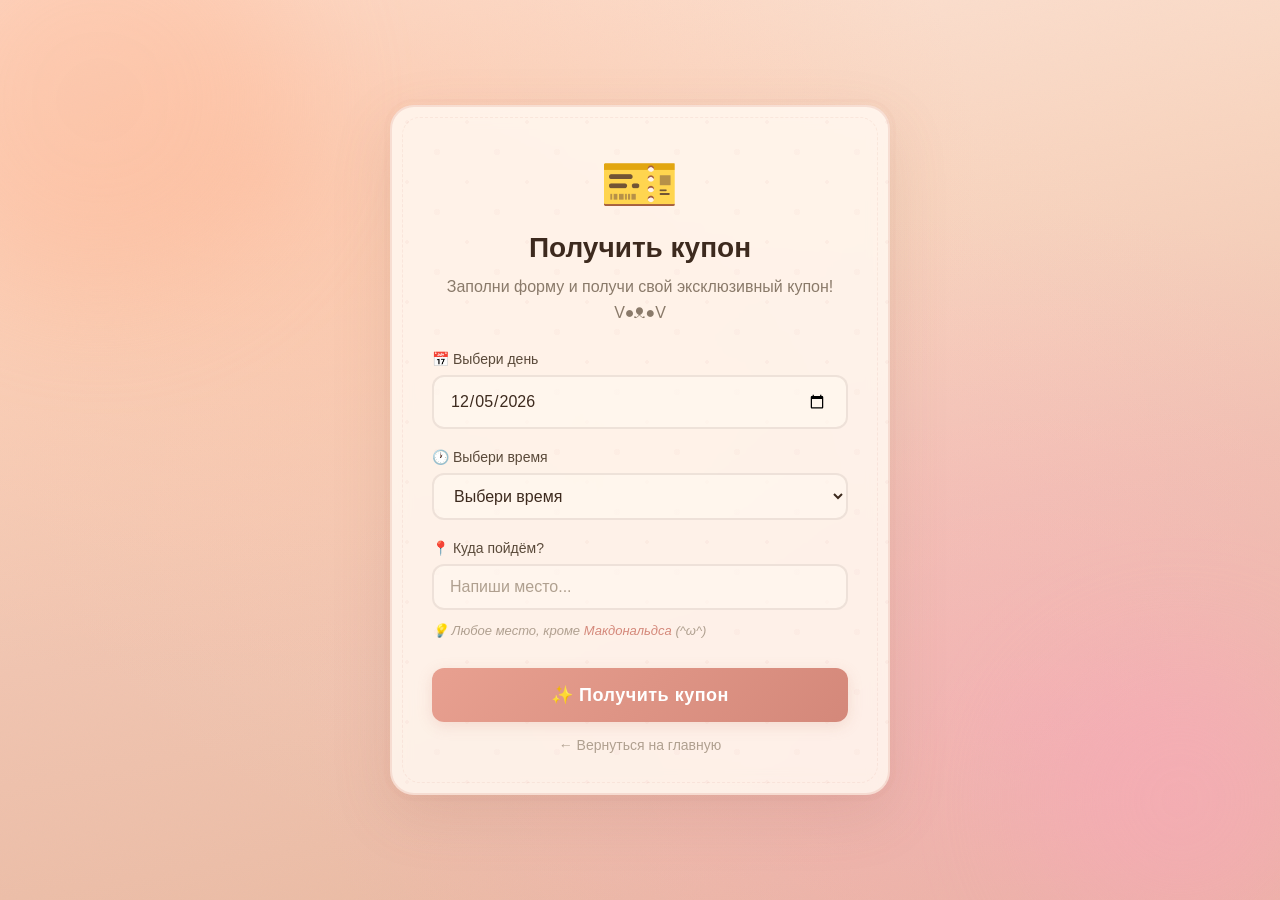
<file: templates/coupon_form.html>
<!DOCTYPE html>
<html lang="ru">
<head>
    <meta charset="UTF-8">
    <meta name="viewport" content="width=device-width, initial-scale=1.0">
    <title>🎫 Получить купон</title>
    <link rel="stylesheet" href="/static/css/style.css">
    <style>
        .coupon-form-container {
            max-width: 500px;
            margin: 0 auto;
        }

        .coupon-form-container .subtitle {
            text-align: center;
            color: #8a7a6a;
            font-size: 16px;
            margin-bottom: 25px;
        }

        .coupon-form-container .form-group select,
        .coupon-form-container .form-group input {
            padding: 12px 16px;
            border: 2px solid rgba(200, 180, 170, 0.3);
            border-radius: 12px;
            font-size: 16px;
            transition: all 0.3s ease;
            font-family: inherit;
            background: rgba(255, 248, 240, 0.6);
            color: #3d2a1e;
            width: 100%;
        }

        .coupon-form-container .form-group select:focus,
        .coupon-form-container .form-group input:focus {
            outline: none;
            border-color: #d4887a;
            box-shadow: 0 0 0 4px rgba(212, 136, 122, 0.1);
            background: rgba(255, 248, 240, 0.8);
        }

        .coupon-form-container .form-group select option {
            background: #fefaf5;
            color: #3d2a1e;
        }

        .coupon-form-container .btn-primary {
            margin-top: 10px;
        }

        .back-link {
            display: block;
            text-align: center;
            margin-top: 15px;
            color: #b0a090;
            text-decoration: none;
            font-size: 14px;
            transition: all 0.3s ease;
        }

        .back-link:hover {
            color: #d4887a;
        }

        .date-input-wrapper {
            position: relative;
        }

        .date-input-wrapper input[type="date"] {
            padding: 12px 16px;
            width: 100%;
            cursor: pointer;
        }

        .date-input-wrapper input[type="date"]::-webkit-calendar-picker-indicator {
            cursor: pointer;
            padding: 5px;
        }

        .place-hint {
            font-size: 13px;
            color: #b0a090;
            font-style: italic;
            margin-top: 5px;
        }

        .place-hint .highlight {
            color: #d4887a;
            font-weight: 500;
        }
    </style>
</head>
<body>
    <div class="light-spots">
        <div class="light-spot"></div>
        <div class="light-spot"></div>
        <div class="light-spot"></div>
    </div>

    <div class="container coupon-form-container">
        <div class="card register-card">
            <div class="header-icon">🎫</div>
            <h1>Получить купон</h1>
            <p class="subtitle">Заполни форму и получи свой эксклюзивный купон! V●ᴥ●V</p>
            
            <form action="/coupon-submit" method="POST" class="register-form">
                <div class="form-group">
                    <label for="date">📅 Выбери день</label>
                    <div class="date-input-wrapper">
                        <input type="date" id="date" name="date" required>
                    </div>
                </div>
                
                <div class="form-group">
                    <label for="time">🕐 Выбери время</label>
                    <select id="time" name="time" required>
                        <option value="">Выбери время</option>
                        <option value="10:00">10:00</option>
                        <option value="11:00">11:00</option>
                        <option value="12:00">12:00</option>
                        <option value="13:00">13:00</option>
                        <option value="14:00">14:00</option>
                        <option value="15:00">15:00</option>
                        <option value="16:00">16:00</option>
                        <option value="17:00">17:00</option>
                        <option value="18:00">18:00</option>
                        <option value="19:00">19:00</option>
                        <option value="20:00">20:00</option>
                    </select>
                </div>
                
                <div class="form-group">
                    <label for="place">📍 Куда пойдём?</label>
                    <input type="text" id="place" name="place" placeholder="Напиши место..." required>
                    <div class="place-hint">
                        💡 Любое место, кроме <span class="highlight">Макдональдса</span> (^ω^)
                    </div>
                </div>
                
                <button type="submit" class="btn btn-primary">
                    ✨ Получить купон
                </button>
            </form>
            
            <a href="/dashboard" class="back-link">← Вернуться на главную</a>
        </div>
    </div>

    <script>
        document.addEventListener('DOMContentLoaded', function() {
            const dateInput = document.getElementById('date');
            const today = new Date();
            const dd = String(today.getDate()).padStart(2, '0');
            const mm = String(today.getMonth() + 1).padStart(2, '0');
            const yyyy = today.getFullYear();
            dateInput.min = yyyy + '-' + mm + '-' + dd;
            
            const tomorrow = new Date(today);
            tomorrow.setDate(tomorrow.getDate() + 1);
            const tdd = String(tomorrow.getDate()).padStart(2, '0');
            const tmm = String(tomorrow.getMonth() + 1).padStart(2, '0');
            const tyyyy = tomorrow.getFullYear();
            dateInput.value = tyyyy + '-' + tmm + '-' + tdd;
        });

        // Проверка на Макдональдс
        document.querySelector('form').addEventListener('submit', function(e) {
            const place = document.getElementById('place').value.trim().toLowerCase();
            if (place.includes('макдональдс') || place.includes('мак') || place.includes('mcdonald')) {
                e.preventDefault();
                alert('❌ Макдональдс — не вариант! Выбери что-то более романтичное 😉');
                document.getElementById('place').value = '';
                document.getElementById('place').focus();
            }
        });
    </script>

    <script src="/static/js/cursor.js"></script>
</body>
</html>
</file>
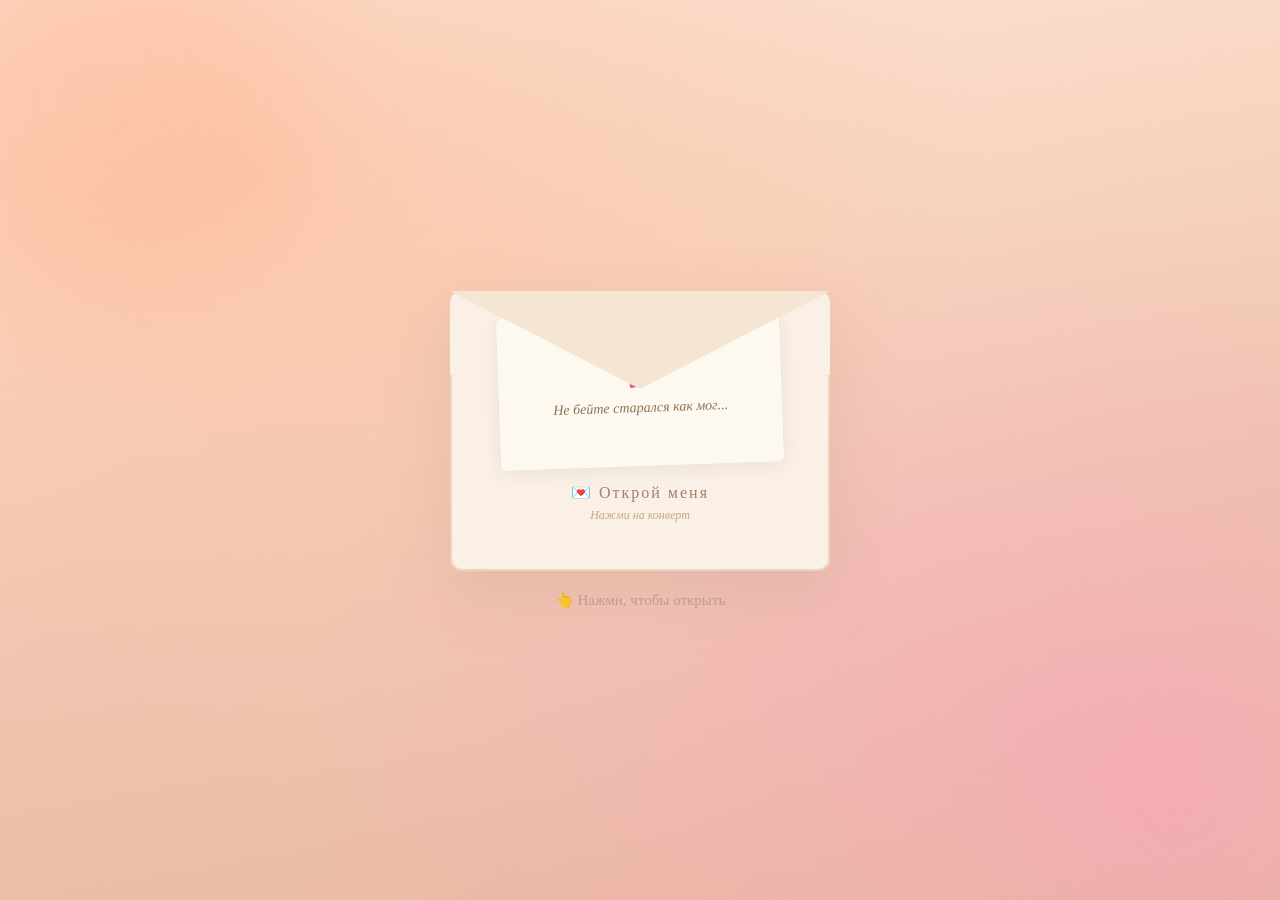
<file: templates/letter.html>
<!DOCTYPE html>
<html lang="ru">
<head>
    <meta charset="UTF-8">
    <meta name="viewport" content="width=device-width, initial-scale=1.0">
    <title>💌 Письмо для Саши</title>
    <link rel="stylesheet" href="/static/css/style.css">
    <style>
        body {
            background: linear-gradient(135deg, #fce4ec 0%, #f3e5f5 40%, #e8eaf6 100%);
            min-height: 100vh;
            display: flex;
            align-items: center;
            justify-content: center;
            margin: 0;
            padding: 20px;
            font-family: 'Georgia', serif;
        }

        .envelope-wrapper {
            width: 100%;
            max-width: 400px;
            display: flex;
            flex-direction: column;
            align-items: center;
        }

        .envelope-container {
            perspective: 1000px;
            cursor: pointer;
            animation: float 3s ease-in-out infinite;
            width: 100%;
            max-width: 380px;
        }

        @keyframes float {
            0%, 100% { transform: translateY(0px); }
            50% { transform: translateY(-10px); }
        }

        .envelope {
            width: 100%;
            aspect-ratio: 380/280;
            position: relative;
            background: #faf0e6;
            border-radius: 12px;
            box-shadow: 0 20px 60px rgba(180, 150, 130, 0.25);
            transition: all 0.6s cubic-bezier(0.68, -0.55, 0.265, 1.55);
        }

        .envelope:hover {
            transform: scale(1.02);
            box-shadow: 0 30px 80px rgba(180, 150, 130, 0.35);
        }

        .envelope-flap {
            position: absolute;
            top: 0;
            left: 0;
            width: 100%;
            height: 50%;
            background: #f5e6d3;
            clip-path: polygon(0 0, 50% 70%, 100% 0);
            border-bottom: 2px solid #e8d5c0;
            z-index: 3;
            transition: all 0.8s ease;
            transform-origin: top;
        }

        .envelope-flap.open {
            transform: rotateX(180deg);
        }

        .envelope-body {
            position: absolute;
            bottom: 0;
            left: 0;
            width: 100%;
            height: 70%;
            background: #faf0e6;
            border-radius: 0 0 12px 12px;
            border: 2px solid #e8d5c0;
            border-top: none;
            display: flex;
            align-items: center;
            justify-content: center;
            flex-direction: column;
            z-index: 1;
        }

        .envelope-body .letter-icon {
            font-size: 48px;
            margin-bottom: 8px;
            animation: pulse 2s ease-in-out infinite;
        }

        @keyframes pulse {
            0%, 100% { transform: scale(1); }
            50% { transform: scale(1.08); }
        }

        .envelope-body h2 {
            color: #a0826a;
            font-size: 16px;
            margin: 0;
            font-weight: 400;
            letter-spacing: 2px;
        }

        .envelope-body p {
            color: #c4a88a;
            font-size: 12px;
            margin: 4px 0 0 0;
            font-style: italic;
        }

        .letter-note {
            position: absolute;
            top: 8%;
            left: 50%;
            transform: translateX(-50%) rotate(-2deg);
            width: 75%;
            height: 55%;
            background: #fef9f0;
            border-radius: 6px;
            box-shadow: 0 4px 20px rgba(0,0,0,0.06);
            z-index: 2;
            display: flex;
            align-items: center;
            justify-content: center;
            padding: 15px;
            text-align: center;
            border: 1px solid #f0e6d8;
            transition: all 0.3s ease;
        }

        .letter-note.hide {
            opacity: 0;
            transform: translateX(-50%) scale(0.8);
        }

        .letter-note .note-content {
            font-size: 14px;
            color: #8b7355;
            line-height: 1.6;
            font-family: 'Georgia', serif;
            font-style: italic;
        }

        .letter-note .note-content .heart-icon {
            font-size: 20px;
            display: block;
            margin-bottom: 4px;
        }

        .click-hint {
            text-align: center;
            margin-top: 20px;
            color: #b8a090;
            font-size: 15px;
            animation: fadeInOut 2s ease-in-out infinite;
            font-family: 'Georgia', serif;
        }

        @keyframes fadeInOut {
            0%, 100% { opacity: 0.6; }
            50% { opacity: 1; }
        }

        .click-hint .arrow {
            display: inline-block;
            animation: bounce-arrow 1.5s ease-in-out infinite;
        }

        @keyframes bounce-arrow {
            0%, 100% { transform: translateY(0); }
            50% { transform: translateY(5px); }
        }

        @media (max-width: 480px) {
            .envelope-container {
                max-width: 320px;
            }
            
            .envelope-body .letter-icon {
                font-size: 36px;
            }
            
            .envelope-body h2 {
                font-size: 14px;
            }
            
            .letter-note .note-content {
                font-size: 12px;
            }
            
            .envelope-body p {
                font-size: 11px;
            }
        }

        @media (max-width: 380px) {
            .envelope-container {
                max-width: 280px;
            }
            
            .envelope-body .letter-icon {
                font-size: 30px;
            }
            
            .envelope-body h2 {
                font-size: 12px;
            }
            
            .letter-note .note-content {
                font-size: 11px;
            }
        }
    </style>
</head>
<body>
    <!-- Тёплые световые пятна -->
<div class="light-spots">
    <div class="light-spot"></div>
    <div class="light-spot"></div>
    <div class="light-spot"></div>
</div>

<div class="envelope-wrapper">
    <div class="envelope-container" onclick="openLetter()">
        <div class="envelope" id="envelope">
            <div class="envelope-flap" id="flap"></div>
            <div class="letter-note" id="note">
                <div class="note-content">
                    <span class="heart-icon">💕</span>
                    Не бейте старался как мог...
                </div>
            </div>
            <div class="envelope-body">
                <div class="letter-icon">✉️</div>
                <h2>💌 Открой меня</h2>
                <p>Нажми на конверт</p>
            </div>
        </div>
    </div>

    <div class="click-hint">
        <span class="arrow">👆</span> Нажми, чтобы открыть
    </div>
</div>

<script>
    let isOpening = false;
    
    function openLetter() {
        if (isOpening) return;
        isOpening = true;
        
        const flap = document.getElementById('flap');
        const note = document.getElementById('note');
        
        // Открываем клапан
        flap.classList.add('open');
        
        // Прячем записку
        note.classList.add('hide');
        
        // Ждём завершения анимации и переходим
        setTimeout(function() {
            window.location.href = '/open-letter';
        }, 800);
    }
</script>

<script src="/static/js/cursor.js"></script>
</body>
</html>
</file>
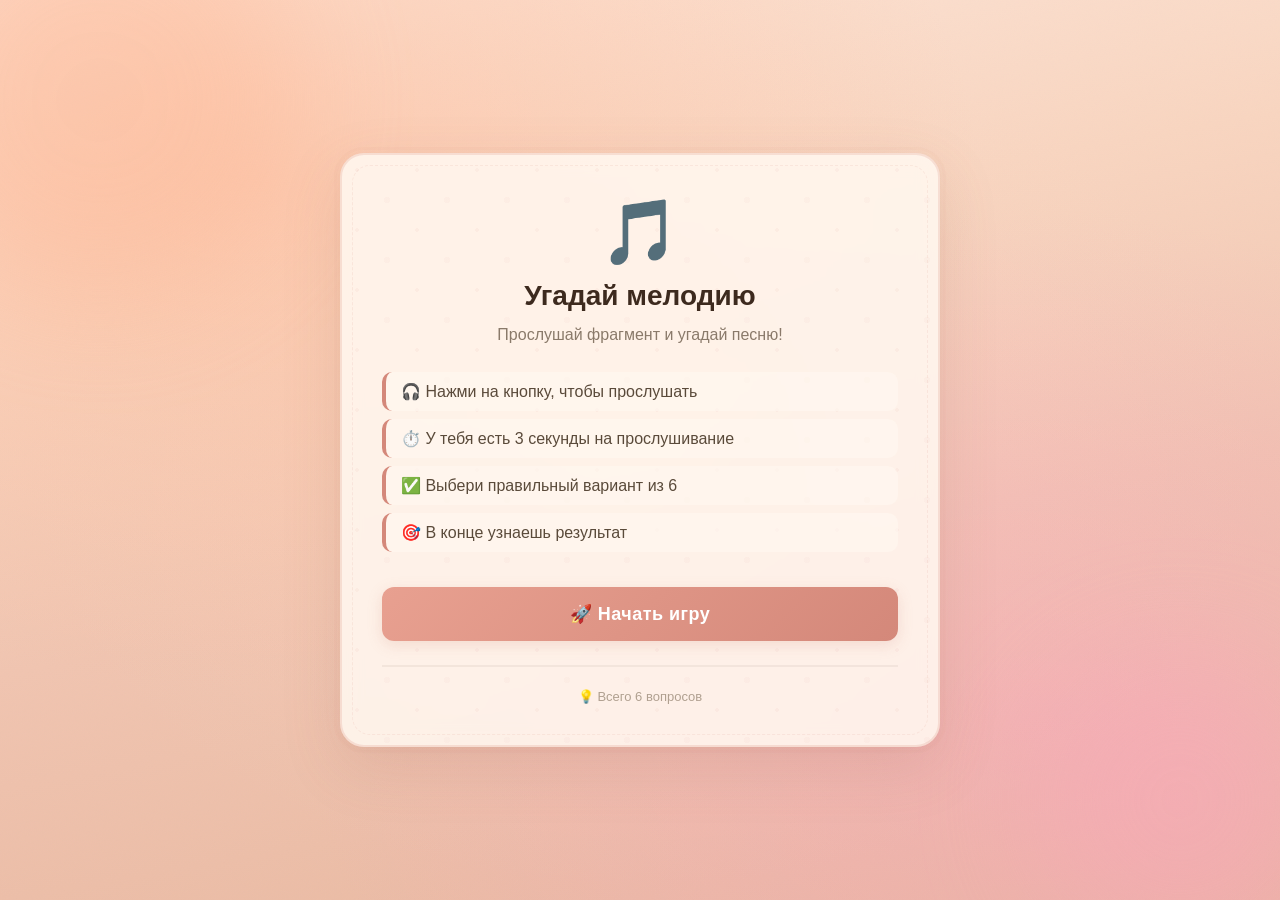
<file: templates/music.html>
<!DOCTYPE html>
<html lang="ru">
<head>
    <meta charset="UTF-8">
    <meta name="viewport" content="width=device-width, initial-scale=1.0">
    <title>🎵 Угадай мелодию</title>
    <link rel="stylesheet" href="/static/css/style.css">
</head>
<body>
    <!-- Тёплые световые пятна -->
<div class="light-spots">
    <div class="light-spot"></div>
    <div class="light-spot"></div>
    <div class="light-spot"></div>
</div>
    <div class="container">
        <div class="card music-start-card">
            <div class="header-icon">🎵</div>
            <h1>Угадай мелодию</h1>
            <p class="subtitle">Прослушай фрагмент и угадай песню!</p>
            
            <div class="rules">
                <div class="rule-item">🎧 Нажми на кнопку, чтобы прослушать</div>
                <div class="rule-item">⏱️ У тебя есть 3 секунды на прослушивание</div>
                <div class="rule-item">✅ Выбери правильный вариант из 6</div>
                <div class="rule-item">🎯 В конце узнаешь результат</div>
            </div>
            
            <a href="/music-question/0" class="btn btn-primary">
                🚀 Начать игру
            </a>
            
            <div class="hint">
                <small>💡 Всего 6 вопросов</small>
            </div>
        </div>
    </div>
    <script src="/static/js/cursor.js"></script>
</body>
</html>
</file>
<file: static/css/style.css>
* {
    margin: 0;
    padding: 0;
    box-sizing: border-box;
}

body {
    font-family: -apple-system, BlinkMacSystemFont, "Segoe UI", Roboto, sans-serif;
    min-height: 100vh;
    display: flex;
    align-items: center;
    justify-content: center;
    padding: 20px;
    overflow-x: hidden;
    background: #f5e6d3;
    position: relative;
}

/* Тёплый градиентный фон */
body::before {
    content: '';
    position: fixed;
    top: 0;
    left: 0;
    right: 0;
    bottom: 0;
    background: 
        radial-gradient(ellipse at 20% 20%, rgba(255, 184, 150, 0.5) 0%, transparent 50%),
        radial-gradient(ellipse at 80% 80%, rgba(255, 150, 200, 0.3) 0%, transparent 50%),
        radial-gradient(ellipse at 50% 50%, rgba(255, 220, 200, 0.2) 0%, transparent 70%),
        linear-gradient(170deg, #fce4d6 0%, #f8d5c0 30%, #f0c4b0 60%, #e8b8a0 100%);
    z-index: -2;
}

/* Лёгкая текстурная накладка */
body::after {
    content: '';
    position: fixed;
    top: 0;
    left: 0;
    right: 0;
    bottom: 0;
    background-image: url("data:image/svg+xml,%3Csvg viewBox='0 0 256 256' xmlns='http://www.w3.org/2000/svg'%3E%3Cfilter id='noise'%3E%3CfeTurbulence type='fractalNoise' baseFrequency='0.9' numOctaves='4' stitchTiles='stitch'/%3E%3C/filter%3E%3Crect width='100%25' height='100%25' filter='url(%23noise)' opacity='0.04'/%3E%3C/svg%3E");
    background-repeat: repeat;
    background-size: 256px 256px;
    opacity: 0.5;
    pointer-events: none;
    z-index: -1;
}

/* Тёплые световые пятна */
.light-spots {
    position: fixed;
    top: 0;
    left: 0;
    right: 0;
    bottom: 0;
    pointer-events: none;
    z-index: -1;
    overflow: hidden;
}

.light-spot {
    position: absolute;
    border-radius: 50%;
    filter: blur(60px);
    opacity: 0.3;
}

.light-spot:nth-child(1) {
    width: 400px;
    height: 400px;
    background: #ffb08a;
    top: -100px;
    left: -100px;
    animation: gentleFloat 8s ease-in-out infinite;
}

.light-spot:nth-child(2) {
    width: 300px;
    height: 300px;
    background: #ffa0c0;
    bottom: -50px;
    right: -50px;
    animation: gentleFloat 10s ease-in-out infinite reverse;
}

.light-spot:nth-child(3) {
    width: 250px;
    height: 250px;
    background: #ffd4a8;
    top: 50%;
    left: 50%;
    transform: translate(-50%, -50%);
    animation: gentleFloat 12s ease-in-out infinite 2s;
}

@keyframes gentleFloat {
    0%, 100% { transform: translate(0, 0) scale(1); }
    50% { transform: translate(20px, -20px) scale(1.1); }
}

.container {
    width: 100%;
    max-width: 600px;
}

/* ===== КРУЖЕВНЫЕ КАРТОЧКИ ===== */
.card {
    background: rgba(255, 248, 240, 0.88);
    backdrop-filter: blur(10px);
    -webkit-backdrop-filter: blur(10px);
    border-radius: 24px;
    padding: 40px;
    box-shadow: 
        0 20px 60px rgba(150, 100, 80, 0.15),
        0 2px 10px rgba(150, 100, 80, 0.05);
    animation: slideUp 0.6s ease-out;
    position: relative;
    /* Кружевная рамка */
    border: 2px solid rgba(212, 136, 122, 0.2);
    outline: 3px solid rgba(212, 136, 122, 0.05);
    outline-offset: 3px;
    /* Кружевной узор */
    background-image: 
        radial-gradient(circle at 15px 15px, rgba(212, 136, 122, 0.06) 2px, transparent 2px),
        radial-gradient(circle at 45px 45px, rgba(212, 136, 122, 0.04) 3px, transparent 3px);
    background-size: 60px 60px;
}

/* Внутренняя пунктирная рамка */
.card::before {
    content: '';
    position: absolute;
    top: 10px;
    left: 10px;
    right: 10px;
    bottom: 10px;
    border: 1.5px dashed rgba(212, 136, 122, 0.12);
    border-radius: 18px;
    pointer-events: none;
    z-index: 0;
}

/* Уголки карточки */
.card .corner {
    position: absolute;
    font-size: 16px;
    color: #d4887a;
    opacity: 0.25;
    z-index: 1;
    font-family: 'Georgia', serif;
}

.card .corner-tl { top: 8px; left: 14px; }
.card .corner-tr { top: 8px; right: 14px; }
.card .corner-bl { bottom: 8px; left: 14px; }
.card .corner-br { bottom: 8px; right: 14px; }

@keyframes slideUp {
    from {
        opacity: 0;
        transform: translateY(30px);
    }
    to {
        opacity: 1;
        transform: translateY(0);
    }
}

.fade-in {
    animation: fadeIn 0.5s ease-out;
}

@keyframes fadeIn {
    from { opacity: 0; }
    to { opacity: 1; }
}

/* Тёплые цвета текста */
h1 {
    color: #3d2a1e;
    font-size: 28px;
    margin-bottom: 10px;
    text-align: center;
}

h2 {
    color: #3d2a1e;
    font-size: 20px;
    margin: 20px 0;
    text-align: center;
    font-weight: 500;
}

p {
    color: #6b5a4a;
    text-align: center;
    margin: 10px 0 25px 0;
    line-height: 1.6;
}

.progress {
    text-align: center;
    color: #a09080;
    font-size: 14px;
    margin-bottom: 15px;
}

/* Опции */
.options {
    display: flex;
    flex-direction: column;
    gap: 12px;
    margin: 25px 0;
}

.option {
    display: flex;
    align-items: center;
    padding: 15px 20px;
    background: rgba(255, 248, 240, 0.6);
    border-radius: 12px;
    cursor: pointer;
    transition: all 0.3s ease;
    border: 2px solid rgba(200, 180, 170, 0.2);
}

.option:hover {
    background: rgba(255, 248, 240, 0.9);
    transform: translateX(5px);
    border-color: rgba(212, 136, 122, 0.3);
}

.option input[type="radio"] {
    margin-right: 15px;
    width: 18px;
    height: 18px;
    flex-shrink: 0;
    accent-color: #d4887a;
}

.option input[type="radio"]:checked + span {
    color: #d4887a;
    font-weight: 600;
}

.option:has(input:checked) {
    border-color: #d4887a;
    background: rgba(212, 136, 122, 0.08);
}

/* ===== КРУЖЕВНЫЕ КНОПКИ ===== */
.btn {
    display: inline-block;
    width: 100%;
    padding: 16px;
    background: linear-gradient(135deg, #e8a090, #d4887a);
    color: #fff;
    text-align: center;
    text-decoration: none;
    border: none;
    border-radius: 16px;
    font-size: 16px;
    font-weight: 600;
    cursor: pointer;
    transition: all 0.3s ease;
    box-shadow: 0 4px 15px rgba(200, 130, 110, 0.2);
    letter-spacing: 0.5px;
    position: relative;
    overflow: hidden;
}

/* Декоративные элементы на кнопках */
.btn .btn-deco {
    position: absolute;
    font-size: 10px;
    color: rgba(255, 255, 255, 0.15);
    font-family: 'Georgia', serif;
}

.btn .btn-deco-l { left: 14px; top: 50%; transform: translateY(-50%); }
.btn .btn-deco-r { right: 14px; top: 50%; transform: translateY(-50%); }

.btn:hover {
    transform: translateY(-2px);
    box-shadow: 0 8px 30px rgba(200, 130, 110, 0.3);
}

.btn:active {
    transform: translateY(0);
}

/* Страница результата */
.result-card {
    text-align: center;
    border: 2px solid rgba(212, 136, 122, 0.15) !important;
    outline: 3px solid rgba(212, 136, 122, 0.03) !important;
    outline-offset: 3px !important;
    background-image: 
        radial-gradient(circle at 15px 15px, rgba(212, 136, 122, 0.04) 2px, transparent 2px),
        radial-gradient(circle at 40px 40px, rgba(212, 136, 122, 0.03) 3px, transparent 3px) !important;
    background-size: 50px 50px !important;
}

.result-icon {
    font-size: 64px;
    margin-bottom: 20px;
}

.score {
    display: flex;
    align-items: baseline;
    justify-content: center;
    gap: 5px;
    margin: 20px 0;
}

.number {
    font-size: 64px;
    font-weight: 700;
    color: #d4887a;
}

.total {
    font-size: 28px;
    color: #b0a090;
}

.percent {
    font-size: 20px;
    color: #8a7a6a;
    margin: 10px 0 20px 0;
}

.message {
    padding: 20px;
    background: rgba(255, 248, 240, 0.6);
    border-radius: 12px;
    color: #3d2a1e;
    margin: 20px 0 30px 0;
    font-size: 18px;
    line-height: 1.6;
    border: 1px solid rgba(212, 136, 122, 0.08);
}

/* Адаптивность */
@media (max-width: 480px) {
    .card {
        padding: 25px;
    }
    
    h1 {
        font-size: 24px;
    }
    
    .number {
        font-size: 48px;
    }
}

/* ===== СТРАНИЦА РЕГИСТРАЦИИ ===== */
.register-card {
    max-width: 500px;
    margin: 0 auto;
}

.header-icon {
    font-size: 64px;
    text-align: center;
    margin-bottom: 10px;
    animation: bounce 2s infinite;
}

@keyframes bounce {
    0%, 100% { transform: translateY(0); }
    50% { transform: translateY(-10px); }
}

.subtitle {
    text-align: center;
    color: #8a7a6a;
    font-size: 16px;
    margin-bottom: 25px;
}

.register-form {
    display: flex;
    flex-direction: column;
    gap: 20px;
}

.form-group {
    display: flex;
    flex-direction: column;
    gap: 8px;
}

.form-group label {
    font-weight: 500;
    color: #5a4a3a;
    font-size: 14px;
}

.form-group input,
.form-group textarea {
    padding: 12px 16px;
    border: 2px solid rgba(200, 180, 170, 0.3);
    border-radius: 12px;
    font-size: 16px;
    transition: all 0.3s ease;
    font-family: inherit;
    background: rgba(255, 248, 240, 0.6);
    color: #3d2a1e;
}

.form-group input:focus,
.form-group textarea:focus {
    outline: none;
    border-color: #d4887a;
    box-shadow: 0 0 0 4px rgba(212, 136, 122, 0.1);
    background: rgba(255, 248, 240, 0.8);
}

.form-group input::placeholder,
.form-group textarea::placeholder {
    color: #b0a090;
}

.form-group textarea {
    resize: vertical;
    min-height: 80px;
}

.btn-primary {
    width: 100%;
    padding: 16px;
    background: linear-gradient(135deg, #e8a090, #d4887a);
    color: white;
    border: none;
    border-radius: 12px;
    font-size: 18px;
    font-weight: 600;
    cursor: pointer;
    transition: all 0.3s ease;
    margin-top: 10px;
    box-shadow: 0 4px 15px rgba(200, 130, 110, 0.2);
}

.btn-primary:hover {
    transform: translateY(-2px);
    box-shadow: 0 8px 30px rgba(200, 130, 110, 0.3);
}

.btn-primary:active {
    transform: translateY(0);
}

.error-message {
    background: rgba(220, 120, 110, 0.1);
    border: 1px solid rgba(220, 120, 110, 0.2);
    border-radius: 12px;
    padding: 15px 20px;
    color: #8a4a3a;
    font-weight: 500;
    text-align: center;
    animation: shake 0.5s ease;
}

@keyframes shake {
    0%, 100% { transform: translateX(0); }
    25% { transform: translateX(-10px); }
    75% { transform: translateX(10px); }
}

.hint {
    text-align: center;
    margin-top: 20px;
    padding-top: 20px;
    border-top: 2px solid rgba(200, 180, 170, 0.2);
}

.hint small {
    color: #b0a090;
    font-size: 13px;
}

.register-card {
    animation: fadeInUp 0.6s ease-out;
}

@keyframes fadeInUp {
    from {
        opacity: 0;
        transform: translateY(30px);
    }
    to {
        opacity: 1;
        transform: translateY(0);
    }
}

/* Кнопка выхода */
.logout-btn {
    display: inline-block;
    padding: 8px 16px;
    background: rgba(180, 160, 150, 0.15);
    color: #6b5a4a;
    border-radius: 8px;
    text-decoration: none;
    font-size: 14px;
    transition: all 0.3s ease;
    border: 1px solid rgba(180, 160, 150, 0.1);
}

.logout-btn:hover {
    background: rgba(180, 160, 150, 0.25);
}

.quiz-header {
    display: flex;
    justify-content: space-between;
    align-items: center;
    margin-bottom: 20px;
    padding-bottom: 15px;
    border-bottom: 2px solid rgba(200, 180, 170, 0.2);
}

.question-counter {
    font-size: 14px;
    color: #a09080;
    font-weight: 600;
}

.logout-btn-small {
    padding: 6px 14px;
    background: rgba(180, 160, 150, 0.1);
    color: #6b5a4a;
    border-radius: 8px;
    text-decoration: none;
    font-size: 13px;
    transition: all 0.3s ease;
    border: 1px solid rgba(180, 160, 150, 0.15);
}

.logout-btn-small:hover {
    background: rgba(212, 136, 122, 0.1);
    border-color: rgba(212, 136, 122, 0.3);
    color: #8a4a3a;
}

.user-name {
    font-size: 20px;
    color: #d4887a;
    font-weight: 600;
    margin: 10px 0 20px 0;
}

.result-actions {
    display: flex;
    gap: 10px;
    justify-content: center;
    margin-top: 20px;
}

.btn-secondary {
    display: inline-block;
    padding: 14px 30px;
    background: rgba(180, 160, 150, 0.1);
    color: #6b5a4a;
    text-decoration: none;
    border-radius: 12px;
    font-weight: 600;
    transition: all 0.3s ease;
    border: 2px solid rgba(180, 160, 150, 0.15);
}

.btn-secondary:hover {
    background: rgba(180, 160, 150, 0.2);
    transform: translateY(-2px);
}

/* ===== ДАШБОРД ===== */
.dashboard-container {
    max-width: 1200px;
    margin: 0 auto;
    padding: 20px;
    animation: fadeInUp 0.6s ease-out;
    width: 100%;
}

/* ===== КРУЖЕВНАЯ ШАПКА ===== */
.dashboard-header {
    background: rgba(255, 248, 240, 0.85);
    backdrop-filter: blur(10px);
    border-radius: 24px;
    padding: 30px 40px;
    margin-bottom: 30px;
    border: 2px solid rgba(212, 136, 122, 0.15);
    outline: 3px solid rgba(212, 136, 122, 0.03);
    outline-offset: 3px;
    box-shadow: 0 10px 40px rgba(150, 100, 80, 0.1);
    position: relative;
    background-image: 
        radial-gradient(circle at 20px 20px, rgba(212, 136, 122, 0.04) 2px, transparent 2px),
        radial-gradient(circle at 50px 50px, rgba(212, 136, 122, 0.03) 3px, transparent 3px);
    background-size: 70px 70px;
}

.dashboard-header::before {
    content: '';
    position: absolute;
    top: 8px;
    left: 8px;
    right: 8px;
    bottom: 8px;
    border: 1.5px dashed rgba(212, 136, 122, 0.08);
    border-radius: 18px;
    pointer-events: none;
}

.header-content {
    display: flex;
    justify-content: space-between;
    align-items: center;
    flex-wrap: wrap;
    gap: 15px;
}

.dashboard-header h1 {
    margin: 0;
    font-size: 32px;
    text-align: left;
}

.wish-text {
    margin: 10px 0 0 0;
    color: #6b5a4a;
    font-weight: 500;
    font-size: 16px;
    text-align: left;
    background: rgba(200, 180, 170, 0.15);
    padding: 10px 20px;
    border-radius: 12px;
    display: inline-block;
    font-style: italic;
    border: 1px solid rgba(212, 136, 122, 0.08);
}

/* ===== ГАЛЕРЕЯ ===== */
.gallery-section {
    margin-bottom: 30px;
}

.gallery-section h2 {
    text-align: center;
    color: #3d2a1e;
    margin-bottom: 25px;
    font-size: 28px;
}

.gallery-grid {
    display: grid;
    grid-template-columns: repeat(3, 1fr);
    gap: 25px;
}

/* ===== КРУЖЕВНАЯ РАМКА ДЛЯ ФОТО ===== */
.photo-frame {
    border-radius: 20px;
    overflow: hidden;
    background: rgba(255, 248, 240, 0.6);
    box-shadow: 0 10px 40px rgba(150, 100, 80, 0.1);
    transition: all 0.3s ease;
    aspect-ratio: 1/1;
    position: relative;
    border: 3px solid rgba(212, 136, 122, 0.15);
    outline: 3px solid rgba(212, 136, 122, 0.04);
    outline-offset: 3px;
}

.photo-frame::before {
    content: '';
    position: absolute;
    top: 6px;
    left: 6px;
    right: 6px;
    bottom: 6px;
    border: 1.5px dashed rgba(212, 136, 122, 0.08);
    border-radius: 14px;
    pointer-events: none;
    z-index: 2;
}

.photo-frame:hover {
    transform: translateY(-5px);
    box-shadow: 0 15px 50px rgba(150, 100, 80, 0.15);
}

.photo-card {
    width: 100%;
    height: 100%;
    position: relative;
    overflow: hidden;
}

.photo-image {
    width: 100%;
    height: 100%;
    object-fit: cover;
    display: block;
    transition: transform 0.5s ease;
}

.photo-card:hover .photo-image {
    transform: scale(1.05);
}

.photo-overlay {
    position: absolute;
    bottom: 0;
    left: 0;
    right: 0;
    background: linear-gradient(transparent, rgba(50, 35, 25, 0.6));
    padding: 20px 15px 15px 15px;
    color: #fff;
    text-align: center;
    transform: translateY(20px);
    opacity: 0;
    transition: all 0.4s ease;
}

.photo-card:hover .photo-overlay {
    transform: translateY(0);
    opacity: 1;
}

.photo-overlay .photo-caption {
    font-size: 18px;
    font-weight: 600;
    margin: 0 0 4px 0;
    color: #fff;
    text-shadow: 0 2px 8px rgba(0, 0, 0, 0.2);
}

.photo-overlay .photo-description {
    font-size: 13px;
    margin: 0;
    color: rgba(255, 255, 255, 0.85);
    text-shadow: 0 2px 8px rgba(0, 0, 0, 0.2);
}

/* ===== КРУЖЕВНАЯ ПОЗДРАВИТЕЛЬНАЯ РАМКА ===== */
.congrats-section {
    margin-bottom: 30px;
}

.congrats-frame {
    background: rgba(255, 248, 240, 0.85);
    backdrop-filter: blur(10px);
    border-radius: 24px;
    padding: 40px;
    border: 2px solid rgba(212, 136, 122, 0.2);
    outline: 4px solid rgba(212, 136, 122, 0.05);
    outline-offset: 4px;
    box-shadow: 0 10px 40px rgba(150, 100, 80, 0.1);
    position: relative;
    overflow: hidden;
    background-image: 
        radial-gradient(circle at 15px 15px, rgba(212, 136, 122, 0.05) 2px, transparent 2px),
        radial-gradient(circle at 45px 45px, rgba(212, 136, 122, 0.03) 3px, transparent 3px);
    background-size: 60px 60px;
}

/* Внутренняя пунктирная рамка */
.congrats-frame::before {
    content: '';
    position: absolute;
    top: 10px;
    left: 10px;
    right: 10px;
    bottom: 10px;
    border: 1.5px dashed rgba(212, 136, 122, 0.1);
    border-radius: 18px;
    pointer-events: none;
    z-index: 0;
}

/* Свечение */
.congrats-frame::after {
    content: '';
    position: absolute;
    top: 0;
    left: 0;
    right: 0;
    bottom: 0;
    background: radial-gradient(ellipse at 30% 30%, rgba(212, 136, 122, 0.05), transparent 70%);
    pointer-events: none;
    z-index: 0;
}

/* Уголки поздравительной рамки */
.congrats-frame .corner {
    position: absolute;
    font-size: 16px;
    color: #d4887a;
    opacity: 0.2;
    z-index: 1;
    font-family: 'Georgia', serif;
}

.congrats-frame .corner-tl { top: 12px; left: 18px; }
.congrats-frame .corner-tr { top: 12px; right: 18px; }
.congrats-frame .corner-bl { bottom: 12px; left: 18px; }
.congrats-frame .corner-br { bottom: 12px; right: 18px; }

.congrats-content {
    position: relative;
    z-index: 1;
    text-align: center;
}

.congrats-icon {
    font-size: 48px;
    display: block;
    margin-bottom: 15px;
}

.congrats-content h3 {
    font-size: 28px;
    color: #3d2a1e;
    margin-bottom: 15px;
}

.congrats-content p {
    font-size: 18px;
    color: #5a4a3a;
    line-height: 1.8;
    max-width: 600px;
    margin: 0 auto 15px auto;
}

.hearts {
    font-size: 24px;
    letter-spacing: 8px;
    animation: pulse 2s ease-in-out infinite;
    color: #d4887a;
}

@keyframes pulse {
    0%, 100% { transform: scale(1); }
    50% { transform: scale(1.1); }
}

/* ===== КРУЖЕВНОЙ РАЗДЕЛИТЕЛЬ ===== */
.lace-divider {
    text-align: center;
    margin: 25px 0;
    color: #d4887a;
    opacity: 0.25;
    font-size: 14px;
    letter-spacing: 8px;
    font-family: 'Georgia', serif;
    user-select: none;
}

/* ===== КНОПКИ ПРИЛОЖЕНИЙ ===== */
.apps-section {
    margin-bottom: 30px;
}

.apps-section h2 {
    text-align: center;
    color: #3d2a1e;
    margin-bottom: 25px;
    font-size: 28px;
}

.apps-grid {
    display: grid;
    grid-template-columns: repeat(3, 1fr);
    gap: 25px;
}

/* ===== КРУЖЕВНЫЕ КАРТОЧКИ ПРИЛОЖЕНИЙ ===== */
/* ===== КРУЖЕВНЫЕ КАРТОЧКИ ПРИЛОЖЕНИЙ (ЕДИНЫЙ СТИЛЬ) ===== */
.apps-grid {
    display: grid;
    grid-template-columns: repeat(3, 1fr);
    gap: 25px;
}

.app-card {
    background: rgba(255, 248, 240, 0.6);
    backdrop-filter: blur(10px);
    border-radius: 20px;
    padding: 30px 20px;
    text-align: center;
    text-decoration: none;
    color: #3d2a1e;
    border: 2px solid rgba(212, 136, 122, 0.12);
    outline: 2px solid rgba(212, 136, 122, 0.03);
    outline-offset: 2px;
    box-shadow: 0 10px 40px rgba(150, 100, 80, 0.08);
    transition: all 0.3s ease;
    display: flex;
    flex-direction: column;
    align-items: center;
    gap: 10px;
    position: relative;
    background-image: 
        radial-gradient(circle at 20px 20px, rgba(212, 136, 122, 0.03) 2px, transparent 2px);
    background-size: 40px 40px;
}

.app-card::before {
    content: '';
    position: absolute;
    top: 6px;
    left: 6px;
    right: 6px;
    bottom: 6px;
    border: 1px dashed rgba(212, 136, 122, 0.06);
    border-radius: 14px;
    pointer-events: none;
}

.app-card:hover {
    transform: translateY(-8px);
    box-shadow: 0 20px 60px rgba(150, 100, 80, 0.15);
    background: rgba(255, 248, 240, 0.85);
    border-color: rgba(212, 136, 122, 0.25);
}

.app-icon {
    font-size: 48px;
}

.app-card h3 {
    font-size: 22px;
    margin: 0;
    color: #3d2a1e;
}

.app-card p {
    font-size: 14px;
    color: #6b5a4a;
    margin: 0;
}

.app-tag {
    display: inline-block;
    padding: 4px 16px;
    border-radius: 20px;
    background: rgba(180, 160, 150, 0.1);
    font-size: 12px;
    font-weight: 600;
    color: #6b5a4a;
    transition: all 0.3s ease;
    border: 1px solid rgba(212, 136, 122, 0.06);
}

/* Единый стиль для всех трёх карточек */
.quiz-card,
.music-card,
.letter-card {
    background: rgba(255, 248, 240, 0.6) !important;
    border-color: rgba(212, 136, 122, 0.12) !important;
    color: #3d2a1e !important;
}

.quiz-card:hover,
.music-card:hover,
.letter-card:hover {
    background: rgba(255, 248, 240, 0.85) !important;
    border-color: rgba(212, 136, 122, 0.25) !important;
    color: #3d2a1e !important;
}

.quiz-card h3,
.music-card h3,
.letter-card h3 {
    color: #3d2a1e !important;
}

.quiz-card p,
.music-card p,
.letter-card p {
    color: #6b5a4a !important;
}

.quiz-card .app-tag,
.music-card .app-tag,
.letter-card .app-tag {
    background: rgba(180, 160, 150, 0.1) !important;
    color: #6b5a4a !important;
    border: 1px solid rgba(212, 136, 122, 0.06) !important;
}

.app-coming {
    opacity: 0.7;
    cursor: not-allowed;
}

.app-coming:hover {
    transform: translateY(-5px);
    background: rgba(255, 248, 240, 0.6);
}

/* Специфичные карточки */
.quiz-card {
    background: linear-gradient(135deg, rgba(212, 136, 122, 0.08), rgba(200, 150, 180, 0.08));
    border-color: rgba(212, 136, 122, 0.15);
}

.quiz-card:hover {
    background: linear-gradient(135deg, rgba(212, 136, 122, 0.15), rgba(200, 150, 180, 0.15));
}

.music-card {
    background: rgba(255, 248, 240, 0.6);
    color: #3d2a1e;
}

.music-card:hover {
    background: rgba(255, 248, 240, 0.85);
    color: #3d2a1e;
}

.music-card h3,
.music-card p {
    color: #3d2a1e;
}

.music-card .app-tag {
    background: rgba(180, 160, 150, 0.1);
    color: #6b5a4a;
}

.letter-card {
    background: linear-gradient(135deg, rgba(255, 180, 150, 0.08), rgba(255, 150, 200, 0.08));
    border-color: rgba(255, 180, 150, 0.15);
}

.letter-card:hover {
    background: linear-gradient(135deg, rgba(255, 180, 150, 0.15), rgba(255, 150, 200, 0.15));
}

/* ===== МУЗЫКАЛЬНЫЙ КВИЗ ===== */
.music-start-card .rules {
    margin: 25px 0;
    text-align: left;
}

.rule-item {
    padding: 10px 15px;
    margin: 8px 0;
    background: rgba(255, 248, 240, 0.6);
    border-radius: 10px;
    border-left: 4px solid #d4887a;
    color: #5a4a3a;
}

.audio-player {
    background: rgba(255, 248, 240, 0.6);
    border-radius: 15px;
    padding: 20px;
    margin: 20px 0;
    text-align: center;
    border: 1px solid rgba(212, 136, 122, 0.08);
}

.play-btn {
    padding: 12px 30px;
    background: linear-gradient(135deg, #e8a090, #d4887a);
    color: white;
    border: none;
    border-radius: 30px;
    font-size: 18px;
    font-weight: 600;
    cursor: pointer;
    transition: all 0.3s ease;
    margin-bottom: 15px;
    box-shadow: 0 4px 15px rgba(200, 130, 110, 0.2);
}

.play-btn:hover {
    transform: scale(1.05);
    box-shadow: 0 8px 25px rgba(200, 130, 110, 0.3);
}

.play-icon {
    margin-right: 8px;
}

.timer-container {
    position: relative;
    background: rgba(200, 180, 170, 0.2);
    border-radius: 10px;
    height: 20px;
    overflow: hidden;
    margin-top: 10px;
}

.timer-bar {
    height: 100%;
    background: linear-gradient(90deg, #e8a090, #d4887a);
    transition: width 1s linear;
    border-radius: 10px;
    width: 100%;
}

.timer-text {
    position: absolute;
    top: 50%;
    left: 50%;
    transform: translate(-50%, -50%);
    font-size: 12px;
    font-weight: 600;
    color: #3d2a1e;
}

.music-info {
    text-align: center;
    margin-bottom: 15px;
}

.music-info .artist {
    color: #8a7a6a;
    font-size: 14px;
    margin: 5px 0 0 0;
}

.music-option:has(input:checked) {
    border-color: #d4887a !important;
    background: rgba(212, 136, 122, 0.08) !important;
}

/* Сетка для 6 вариантов */
.options-grid {
    display: grid;
    grid-template-columns: repeat(2, 1fr);
    gap: 12px;
    margin: 25px 0;
}

.options-grid .option {
    padding: 12px 16px;
    background: rgba(255, 248, 240, 0.4);
    border-radius: 12px;
    cursor: pointer;
    transition: all 0.3s ease;
    border: 2px solid rgba(200, 180, 170, 0.2);
    color: #3d2a1e;
    display: flex;
    align-items: center;
}

.options-grid .option:hover {
    background: rgba(255, 248, 240, 0.8);
    transform: translateX(5px);
}

.options-grid .option input[type="radio"] {
    margin-right: 12px;
    width: 18px;
    height: 18px;
    flex-shrink: 0;
    accent-color: #d4887a;
}

.options-grid .option:has(input:checked) {
    border-color: #d4887a;
    background: rgba(212, 136, 122, 0.08);
}

/* Результат музыкального квиза */
.music-result-card {
    background: rgba(255, 248, 240, 0.85);
}

.music-result-card .number {
    color: #d4887a;
}

.music-result-card .total {
    color: #b0a090;
}

/* Адаптивность */
@media (max-width: 768px) {
    .gallery-grid {
        grid-template-columns: repeat(2, 1fr);
        gap: 15px;
    }
    
    .apps-grid {
        grid-template-columns: 1fr;
        max-width: 400px;
        margin: 0 auto;
    }
    
    .dashboard-header h1 {
        font-size: 24px;
    }
    
    .header-content {
        flex-direction: column;
        align-items: flex-start;
    }
    
    .options-grid {
        grid-template-columns: 1fr;
    }
    
    .photo-overlay {
        transform: translateY(0);
        opacity: 1;
        padding: 12px 10px 10px 10px;
    }
    
    .photo-overlay .photo-caption {
        font-size: 14px;
    }
    
    .photo-overlay .photo-description {
        font-size: 11px;
    }
}

@media (max-width: 480px) {
    .gallery-grid {
        grid-template-columns: 1fr;
        max-width: 350px;
        margin: 0 auto;
    }
    
    .card {
        padding: 25px;
    }
    
    .congrats-content p {
        font-size: 16px;
    }
    
    .music-card {
        padding: 20px !important;
    }
    
    .options-grid .option {
        padding: 10px 14px;
        font-size: 14px;
    }
    
    .play-btn {
        padding: 10px 20px;
        font-size: 16px;
    }
}

.coupon-card {
    background: linear-gradient(135deg, rgba(255, 215, 150, 0.1), rgba(255, 200, 180, 0.1));
    border-color: rgba(255, 215, 150, 0.15);
}

.coupon-card:hover {
    background: linear-gradient(135deg, rgba(255, 215, 150, 0.2), rgba(255, 200, 180, 0.2));
}

/* Карточка купона */
.coupon-card {
    background: rgba(255, 248, 240, 0.6);
    border-color: rgba(212, 136, 122, 0.12);
    color: #3d2a1e;
}

.coupon-card:hover {
    background: rgba(255, 248, 240, 0.85);
    border-color: rgba(212, 136, 122, 0.25);
    color: #3d2a1e;
}

.coupon-card h3 {
    color: #3d2a1e;
}

.coupon-card p {
    color: #6b5a4a;
}

.coupon-card .app-tag {
    background: rgba(180, 160, 150, 0.1);
    color: #6b5a4a;
}
</file>
